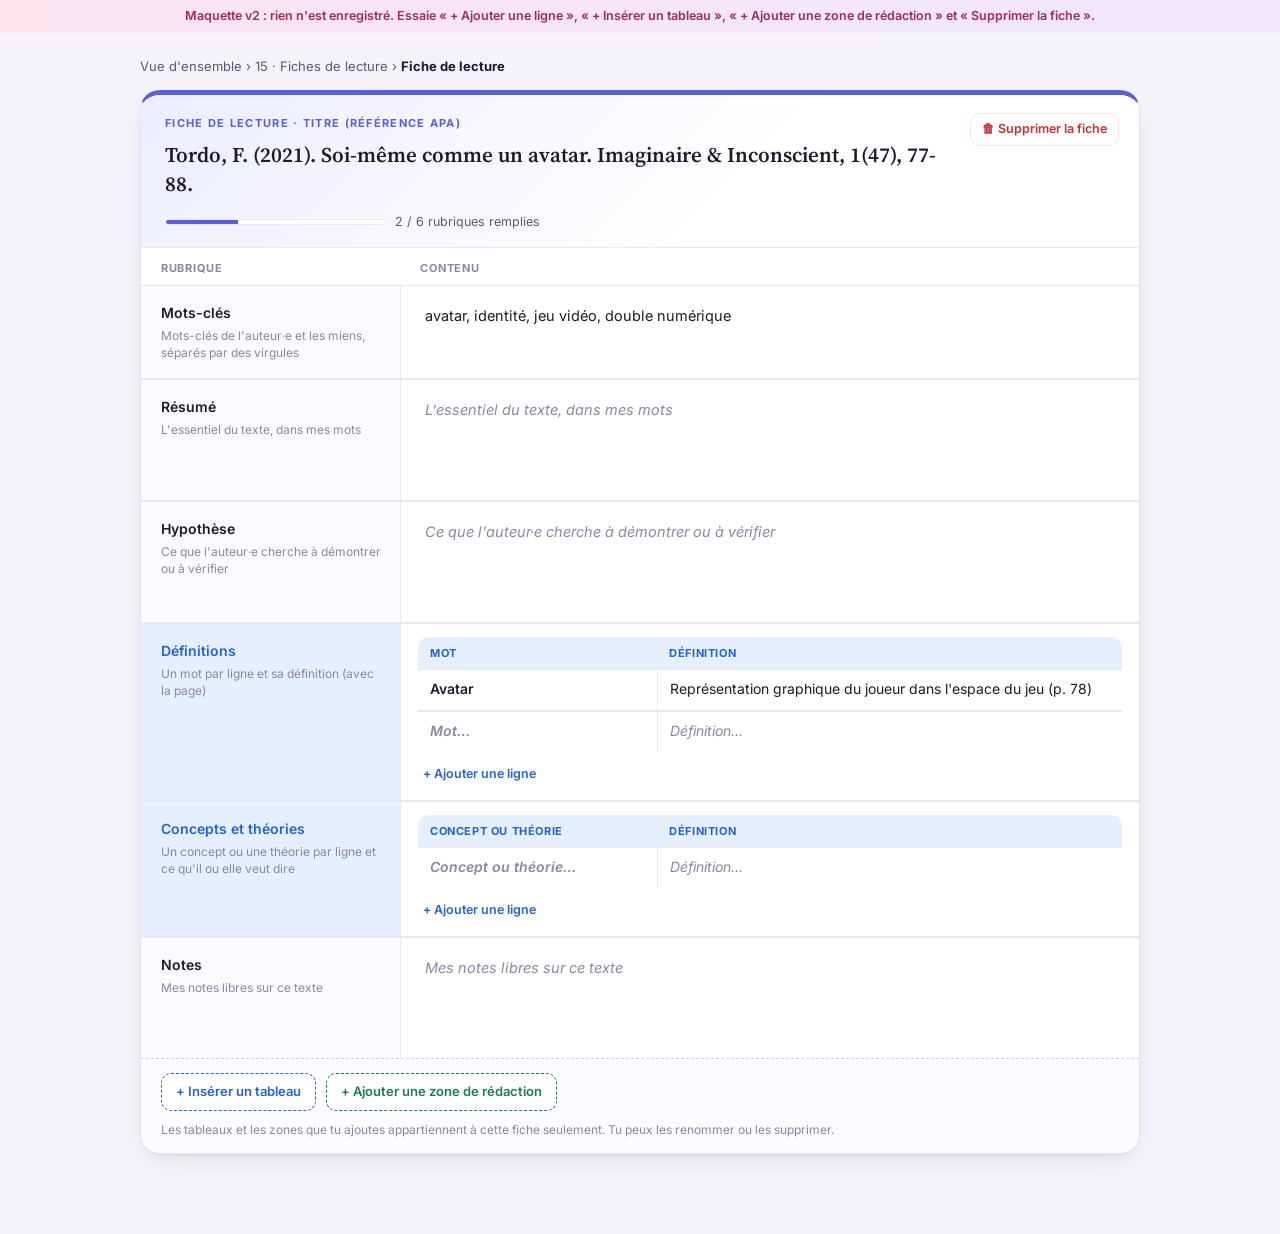
<file: docs/maquettes/fiche-de-lecture-v2.html>
<!doctype html>
<html lang="fr-CA">
<head>
<meta charset="utf-8">
<meta name="viewport" content="width=device-width,initial-scale=1">
<title>Maquette — Fiche de lecture (v2)</title>
<link rel="stylesheet" href="https://fonts.googleapis.com/css2?family=Source+Serif+4:opsz,wght@8..60,600;8..60,700&family=Inter:wght@400;500;600;700&display=swap">
<style>
:root{
  --bg:#f5f3f9; --surface:#fff; --surface-2:#f4f1fa; --ink:#1f1a2b; --ink-soft:#5d5670; --ink-faint:#8d86a0;
  --border:#e9e5f1; --border-strong:#d8d1e5; --accent:#d9467f; --accent-ink:#a3285c; --accent-soft:#fde4ef;
  --sec:#5a5fd8; --sec-bg:#ecedff; --zone:#1e7a52; --zone-bg:#e1f5ea; --tbl:#2463cf; --tbl-bg:#e6efff;
  --danger:#c62f2f; --danger-bg:#fde3e3;
  --shadow:0 1px 2px rgba(31,26,43,.05),0 10px 28px -14px rgba(31,26,43,.22);
}
*{box-sizing:border-box}
body{margin:0;background:var(--bg);color:var(--ink);font:14px/1.5 Inter,system-ui,-apple-system,sans-serif;-webkit-font-smoothing:antialiased}
button{font:inherit;color:inherit;cursor:pointer}
.demo{background:linear-gradient(90deg,#fde4ef,#efe8ff);color:var(--accent-ink);font-size:12.5px;font-weight:600;padding:7px 16px;text-align:center}
.wrap{max-width:1040px;margin:0 auto;padding:24px 20px 80px}
.crumb{font-size:13px;color:var(--ink-soft);margin-bottom:14px}
.crumb b{color:var(--ink)}
.card{background:var(--surface);border:1px solid var(--border);border-top:5px solid var(--sec);border-radius:20px;box-shadow:var(--shadow);overflow:hidden}
.head{padding:20px 24px 16px;border-bottom:1px solid var(--border);background:linear-gradient(135deg,var(--sec-bg),#fff 60%);position:relative}
.kicker{font-size:11px;letter-spacing:1.3px;text-transform:uppercase;font-weight:700;color:var(--sec)}
.title{font-family:'Source Serif 4',Georgia,serif;font-weight:600;font-size:21px;line-height:1.4;margin:6px 150px 0 -4px;outline:none;border-radius:8px;padding:2px 4px}
.title:empty::before{content:attr(data-ph);color:var(--ink-faint);font-style:italic}
.title:focus{background:#fff;box-shadow:0 0 0 3px var(--accent-soft)}
.del-fiche{position:absolute;right:20px;top:18px;display:inline-flex;align-items:center;gap:6px;border:1px solid var(--danger-bg);background:#fff;color:var(--danger);border-radius:10px;padding:6px 11px;font-size:12.5px;font-weight:600}
.del-fiche:hover{background:var(--danger);color:#fff;border-color:var(--danger)}
.progress{display:flex;align-items:center;gap:10px;margin-top:12px;font-size:12.5px;color:var(--ink-soft)}
.bar{flex:0 0 220px;height:6px;border-radius:99px;background:#fff;overflow:hidden;border:1px solid var(--border)}
.bar span{display:block;height:100%;background:var(--sec);width:0;transition:width .3s}
table.fiche{width:100%;border-collapse:collapse}
.fiche > thead th{font-size:11px;letter-spacing:.7px;text-transform:uppercase;color:var(--ink-faint);text-align:left;padding:12px 20px 8px;border-bottom:1px solid var(--border)}
.fiche > tbody > tr > td{vertical-align:top;border-bottom:2px solid var(--border)}
.fiche > tbody > tr:last-child > td{border-bottom:0}
td.rub{width:26%;padding:16px 14px 16px 20px;background:#fbfaff;border-right:1px solid var(--border)}
td.rub .lbl{font-weight:600;font-size:14px;display:flex;align-items:flex-start;gap:8px}
td.rub .hint{font-size:12px;color:var(--ink-faint);margin-top:4px;line-height:1.45}
td.cont{padding:12px 16px}
tr.zone td.rub{background:var(--zone-bg)} tr.zone td.rub .lbl{color:var(--zone)}
tr.tbl td.rub{background:var(--tbl-bg)} tr.tbl td.rub .lbl{color:var(--tbl)}
.badge{font-size:10.5px;font-weight:700;letter-spacing:.6px;text-transform:uppercase;background:#fff;border-radius:999px;padding:1px 8px;margin-top:6px;display:inline-block}
tr.zone .badge{color:var(--zone)} tr.tbl .badge{color:var(--tbl)}
.edit{min-height:44px;outline:none;border-radius:8px;padding:6px 8px;font-size:14.5px;line-height:1.6;white-space:pre-wrap}
.edit.long{min-height:96px}
.edit:empty::before{content:attr(data-ph);color:var(--ink-faint);font-style:italic}
.edit:focus{background:var(--surface-2);box-shadow:0 0 0 2px var(--accent-soft)}
.rname{outline:none;border-radius:6px;padding:0 3px;margin-left:-3px}
.rname:focus{background:#fff;box-shadow:0 0 0 2px var(--accent-soft)}
.rm{margin-left:auto;border:0;background:none;color:var(--ink-faint);font-size:16px;line-height:1;padding:0 3px;border-radius:6px}
.rm:hover{color:var(--danger);background:var(--danger-bg)}
/* tableau intégré */
.inner{width:100%;border-collapse:collapse;border:1px solid var(--border);border-radius:12px;overflow:hidden}
.inner th{background:var(--tbl-bg);color:var(--tbl);font-size:11px;letter-spacing:.6px;text-transform:uppercase;text-align:left;padding:8px 10px;border-bottom:1px solid var(--border)}
.inner th .hname{outline:none;border-radius:4px;padding:0 2px}
.inner th .hname:focus{background:#fff;box-shadow:0 0 0 2px var(--accent-soft)}
.inner td{border-bottom:2px solid var(--border);vertical-align:top;padding:2px 4px;position:relative}
.inner tr:last-child td{border-bottom:0}
.inner td.term{width:34%;border-right:1px solid var(--border);font-weight:600}
.inner .edit{min-height:36px;font-size:14px}
.inner td.term .edit{font-weight:600}
.inner .rowrm{position:absolute;right:4px;top:6px;opacity:0;border:0;background:none;color:var(--ink-faint);font-size:14px;border-radius:6px;padding:0 4px}
.inner tr:hover .rowrm{opacity:1}
.inner .rowrm:hover{color:var(--danger);background:var(--danger-bg)}
.addrow{margin-top:8px;border:0;background:none;color:var(--tbl);font-weight:600;font-size:12.5px;padding:4px 6px;border-radius:8px}
.addrow:hover{background:var(--tbl-bg)}
.add{display:flex;flex-wrap:wrap;gap:10px;align-items:center;padding:14px 20px;border-top:1px dashed var(--border-strong);background:#fcfbff}
.btn{display:inline-flex;align-items:center;gap:6px;border:1px dashed;background:#fff;border-radius:10px;padding:8px 14px;font-weight:600;font-size:13px}
.btn.z{border-color:var(--zone);color:var(--zone)} .btn.z:hover{background:var(--zone-bg)}
.btn.t{border-color:var(--tbl);color:var(--tbl)} .btn.t:hover{background:var(--tbl-bg)}
.add small{color:var(--ink-faint);font-size:12px;flex-basis:100%}
.overlay{position:fixed;inset:0;background:rgba(20,16,30,.4);display:flex;align-items:center;justify-content:center;padding:16px;z-index:50}
.modal{background:#fff;border-radius:16px;padding:20px;max-width:420px;box-shadow:var(--shadow)}
.modal p{margin:0 0 14px}
.modal .row{display:flex;justify-content:flex-end;gap:8px}
.mbtn{border:1px solid var(--border-strong);background:#fff;border-radius:10px;padding:7px 14px;font-weight:600}
.mbtn.danger{background:var(--danger);border-color:var(--danger);color:#fff}
.gone{text-align:center;padding:60px 20px;color:var(--ink-soft)}
.gone button{margin-top:12px}
@media (max-width:640px){
  td.rub{width:auto;display:block;border-right:0;padding:12px 14px 4px}
  td.cont{display:block;padding:4px 10px 12px}
  .fiche > thead{display:none}
  .fiche > tbody > tr{display:block;border-bottom:2px solid var(--border)}
  .fiche > tbody > tr > td{border-bottom:0}
  .bar{flex:1}
  .wrap{padding:16px 12px 60px}
  .title{margin-right:0}
  .del-fiche{position:static;margin-top:10px}
}
</style>
</head>
<body>
<div class="demo">Maquette v2 : rien n'est enregistré. Essaie « + Ajouter une ligne », « + Insérer un tableau », « + Ajouter une zone de rédaction » et « Supprimer la fiche ».</div>
<div class="wrap" id="wrap">
  <div class="crumb">Vue d'ensemble › 15 · Fiches de lecture › <b>Fiche de lecture</b></div>
  <section class="card" aria-label="Fiche de lecture" id="card">
    <div class="head">
      <div class="kicker">Fiche de lecture · Titre (référence APA)</div>
      <div class="title" id="title" contenteditable="true" spellcheck="false" data-ph="Colle ici la référence APA 7 complète…">Tordo, F. (2021). Soi-même comme un avatar. Imaginaire &amp; Inconscient, 1(47), 77-88.</div>
      <button class="del-fiche" id="delFiche" type="button" aria-label="Supprimer toute la fiche de lecture">🗑 Supprimer la fiche</button>
      <div class="progress"><span class="bar"><span id="fill"></span></span><span id="count"></span></div>
    </div>
    <table class="fiche">
      <thead><tr><th>Rubrique</th><th>Contenu</th></tr></thead>
      <tbody id="rows"></tbody>
    </table>
    <div class="add">
      <button class="btn t" id="addTable" type="button">+ Insérer un tableau</button>
      <button class="btn z" id="addZone" type="button">+ Ajouter une zone de rédaction</button>
      <small>Les tableaux et les zones que tu ajoutes appartiennent à cette fiche seulement. Tu peux les renommer ou les supprimer.</small>
    </div>
  </section>
</div>
<script>
(function(){
  var items = [
    {kind:"text", label:"Mots-clés", hint:"Mots-clés de l'auteur·e et les miens, séparés par des virgules", text:"avatar, identité, jeu vidéo, double numérique"},
    {kind:"text", label:"Résumé", hint:"L'essentiel du texte, dans mes mots", long:true, text:""},
    {kind:"text", label:"Hypothèse", hint:"Ce que l'auteur·e cherche à démontrer ou à vérifier", long:true, text:""},
    {kind:"table", label:"Définitions", hint:"Un mot par ligne et sa définition (avec la page)", fixed:true, cols:["Mot","Définition"], rows:[["Avatar","Représentation graphique du joueur dans l'espace du jeu (p. 78)"],["",""]]},
    {kind:"table", label:"Concepts et théories", hint:"Un concept ou une théorie par ligne et ce qu'il ou elle veut dire", fixed:true, cols:["Concept ou théorie","Définition"], rows:[["",""]]},
    {kind:"text", label:"Notes", hint:"Mes notes libres sur ce texte", long:true, text:""}
  ];
  var nz = 0, nt = 0;
  var tbody = document.getElementById("rows");
  function esc(s){ return String(s).replace(/[&<>"]/g,function(c){return {"&":"&amp;","<":"&lt;",">":"&gt;",'"':"&quot;"}[c];}); }
  function filled(it){
    if (it.kind === "table") return it.rows.some(function(r){ return (r[0]+r[1]).trim(); });
    return (it.text || "").trim().length > 0;
  }
  function draw(){
    tbody.innerHTML = "";
    items.forEach(function(it, i){
      var tr = document.createElement("tr");
      tr.className = it.zone ? "zone" : (it.kind === "table" && !it.fixed ? "tbl" : (it.kind === "table" ? "tbl" : ""));
      var removable = !it.fixed && (it.zone || it.kind === "table");
      var left = '<td class="rub"><div class="lbl" id="l'+i+'">' +
        (removable ? '<span class="rname" contenteditable="true" spellcheck="false">'+esc(it.label)+'</span><button class="rm" type="button" aria-label="Supprimer « '+esc(it.label)+' »" title="Supprimer">×</button>' : esc(it.label)) +
        '</div>' + (it.zone ? '<span class="badge">Zone de rédaction</span>' : (it.kind === "table" && !it.fixed ? '<span class="badge">Tableau ajouté</span>' : '<div class="hint">'+esc(it.hint)+'</div>')) + '</td>';
      var right = '<td class="cont"></td>';
      tr.innerHTML = left + right;
      tbody.appendChild(tr);
      var cont = tr.querySelector(".cont");
      if (it.kind === "text"){
        var ed = document.createElement("div");
        ed.className = "edit" + (it.long || it.zone ? " long" : "");
        ed.contentEditable = "true"; ed.setAttribute("role","textbox"); ed.setAttribute("aria-multiline","true"); ed.setAttribute("aria-labelledby","l"+i);
        ed.setAttribute("data-ph", it.zone ? "Rédige ici…" : it.hint);
        ed.textContent = it.text || "";
        ed.addEventListener("input", function(){ it.text = ed.textContent; prog(); });
        cont.appendChild(ed);
      } else {
        var t = document.createElement("table"); t.className = "inner";
        var th = '<thead><tr>' + it.cols.map(function(c, ci){ return '<th><span class="hname" contenteditable="'+(!it.fixed)+'" spellcheck="false" data-ci="'+ci+'">'+esc(c)+'</span></th>'; }).join("") + '</tr></thead>';
        t.innerHTML = th + '<tbody></tbody>';
        var tb = t.querySelector("tbody");
        it.rows.forEach(function(r, ri){
          var row = document.createElement("tr");
          row.innerHTML = '<td class="term"><div class="edit" contenteditable="true" data-ph="'+esc(it.cols[0])+'…"></div></td><td><div class="edit" contenteditable="true" data-ph="Définition…"></div><button class="rowrm" type="button" aria-label="Supprimer cette ligne">×</button></td>';
          var eds = row.querySelectorAll(".edit");
          eds[0].textContent = r[0]; eds[1].textContent = r[1];
          eds[0].addEventListener("input", function(){ r[0] = eds[0].textContent; prog(); });
          eds[1].addEventListener("input", function(){ r[1] = eds[1].textContent; prog(); });
          row.querySelector(".rowrm").addEventListener("click", function(){ it.rows.splice(it.rows.indexOf(r),1); if (!it.rows.length) it.rows.push(["",""]); draw(); });
          tb.appendChild(row);
        });
        t.querySelectorAll(".hname").forEach(function(h){ h.addEventListener("input", function(){ it.cols[+h.getAttribute("data-ci")] = h.textContent; }); });
        cont.appendChild(t);
        var ar = document.createElement("button"); ar.className = "addrow"; ar.type = "button"; ar.textContent = "+ Ajouter une ligne";
        ar.addEventListener("click", function(){ it.rows.push(["",""]); draw(); var eds = tbody.children[i].querySelectorAll(".inner tbody tr:last-child .edit"); eds[0] && eds[0].focus(); });
        cont.appendChild(ar);
      }
      if (removable){
        var nm = tr.querySelector(".rname");
        nm.addEventListener("input", function(){ it.label = nm.textContent; });
        nm.addEventListener("keydown", function(e){ if (e.key === "Enter"){ e.preventDefault(); nm.blur(); } });
        tr.querySelector(".rm").addEventListener("click", function(){
          ask((filled(it) ? "Supprimer « " + it.label + " » et son contenu ?" : "Supprimer « " + it.label + " » ?"), "Supprimer", function(){ items.splice(items.indexOf(it), 1); draw(); });
        });
      }
    });
    prog();
  }
  function prog(){
    var f = items.filter(filled).length;
    document.getElementById("fill").style.width = Math.round(100 * f / items.length) + "%";
    document.getElementById("count").textContent = f + " / " + items.length + " rubriques remplies";
  }
  function ask(msg, ok, run){
    var ov = document.createElement("div"); ov.className = "overlay";
    ov.innerHTML = '<div class="modal" role="dialog" aria-modal="true"><p>'+esc(msg)+'</p><div class="row"><button class="mbtn" type="button">Annuler</button><button class="mbtn danger" type="button">'+esc(ok)+'</button></div></div>';
    document.body.appendChild(ov);
    var b = ov.querySelectorAll("button");
    b[0].onclick = function(){ ov.remove(); };
    b[1].onclick = function(){ ov.remove(); run(); };
    ov.addEventListener("mousedown", function(e){ if (e.target === ov) ov.remove(); });
    b[1].focus();
  }
  document.getElementById("addZone").addEventListener("click", function(){
    nz++; items.push({kind:"text", zone:true, label:"Zone de rédaction " + nz, text:""}); draw();
    var n = tbody.lastElementChild.querySelector(".rname"); n.focus(); document.execCommand && document.execCommand("selectAll");
  });
  document.getElementById("addTable").addEventListener("click", function(){
    nt++; items.push({kind:"table", label:"Tableau " + nt, cols:["Terme","Définition"], rows:[["",""]]}); draw();
    var n = tbody.lastElementChild.querySelector(".rname"); n.focus(); document.execCommand && document.execCommand("selectAll");
  });
  document.getElementById("delFiche").addEventListener("click", function(){
    var title = document.getElementById("title").textContent.trim().slice(0, 60) || "cette fiche";
    ask("Supprimer définitivement toute la fiche « " + title + "… », avec tout son contenu ?", "Supprimer la fiche", function(){
      document.getElementById("card").outerHTML = '<div class="gone">La fiche a été supprimée. Dans l\'app, tu reviendrais à la galerie de la section 15, et un message « Annuler » te permettrait de la récupérer pendant quelques secondes.<br><button class="mbtn" type="button" onclick="location.reload()">Recommencer la maquette</button></div>';
    });
  });
  draw();
})();
</script>
</body>
</html>
</file>
